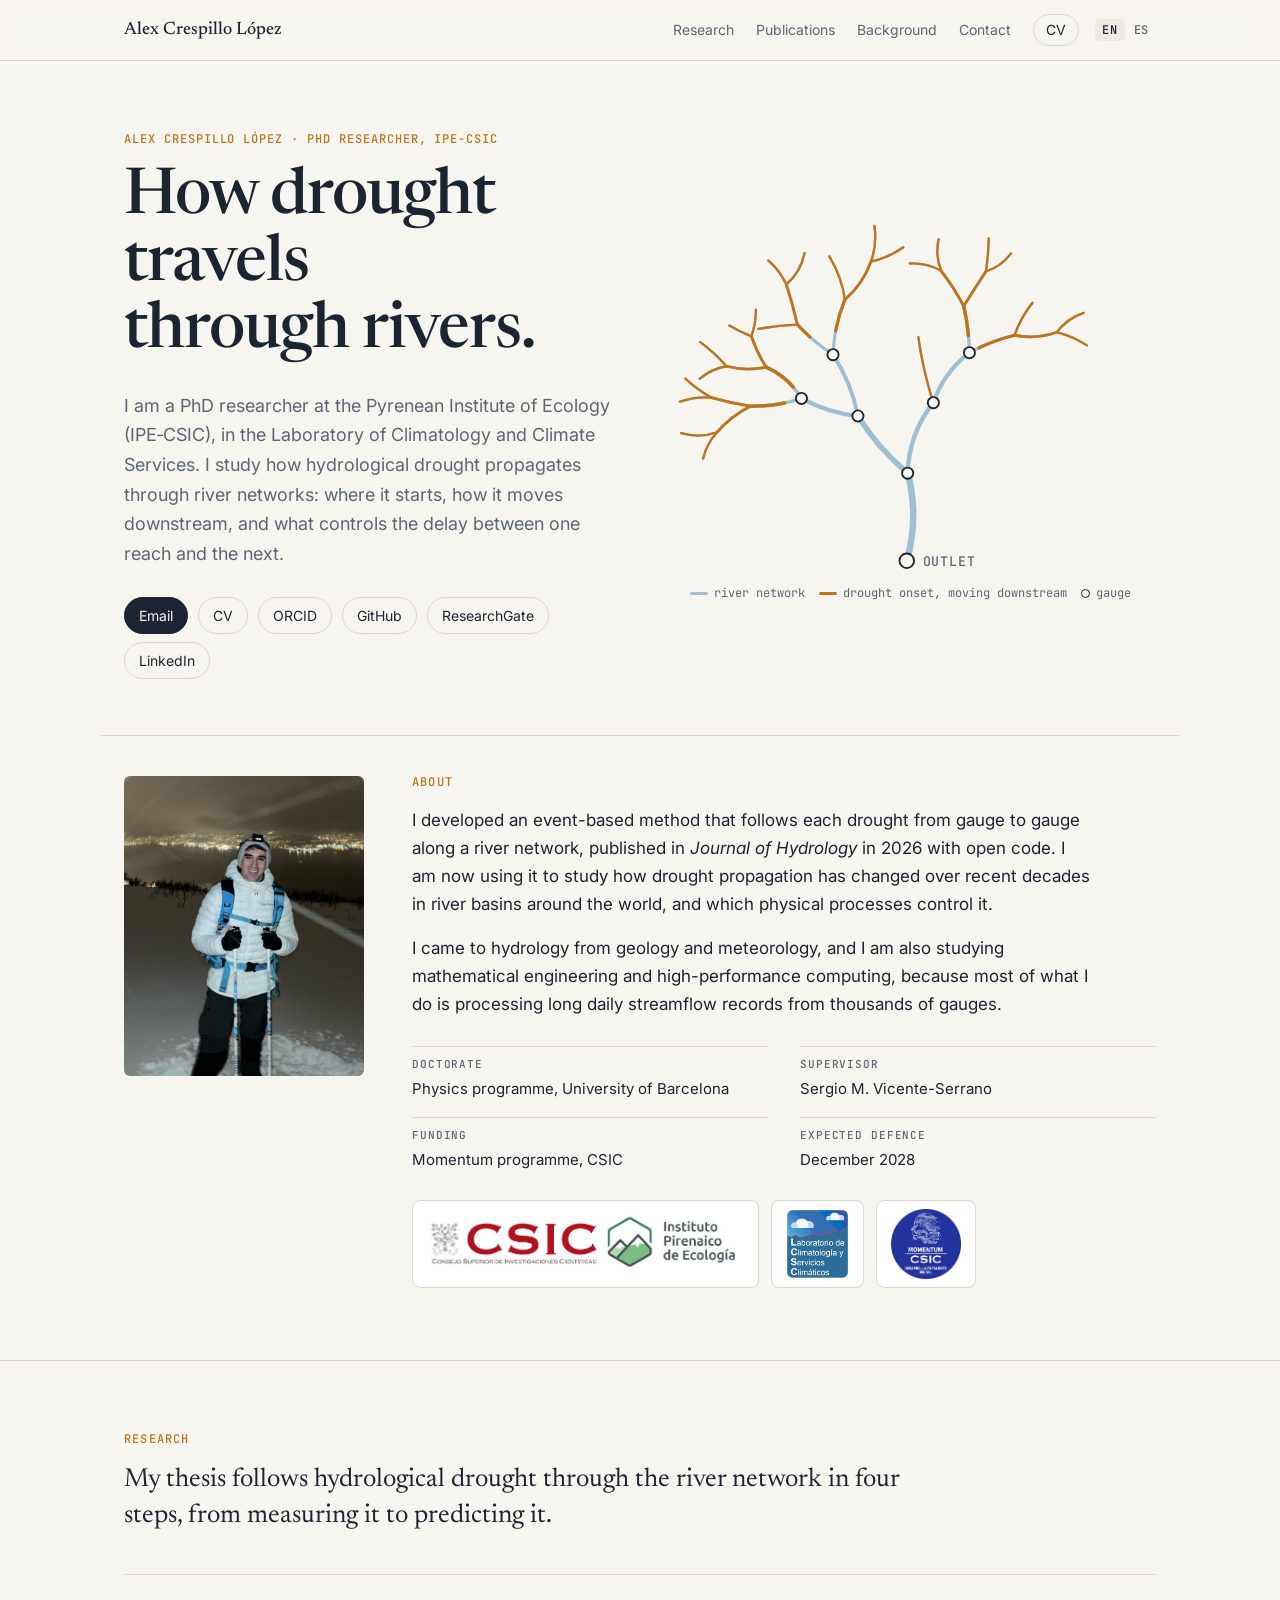
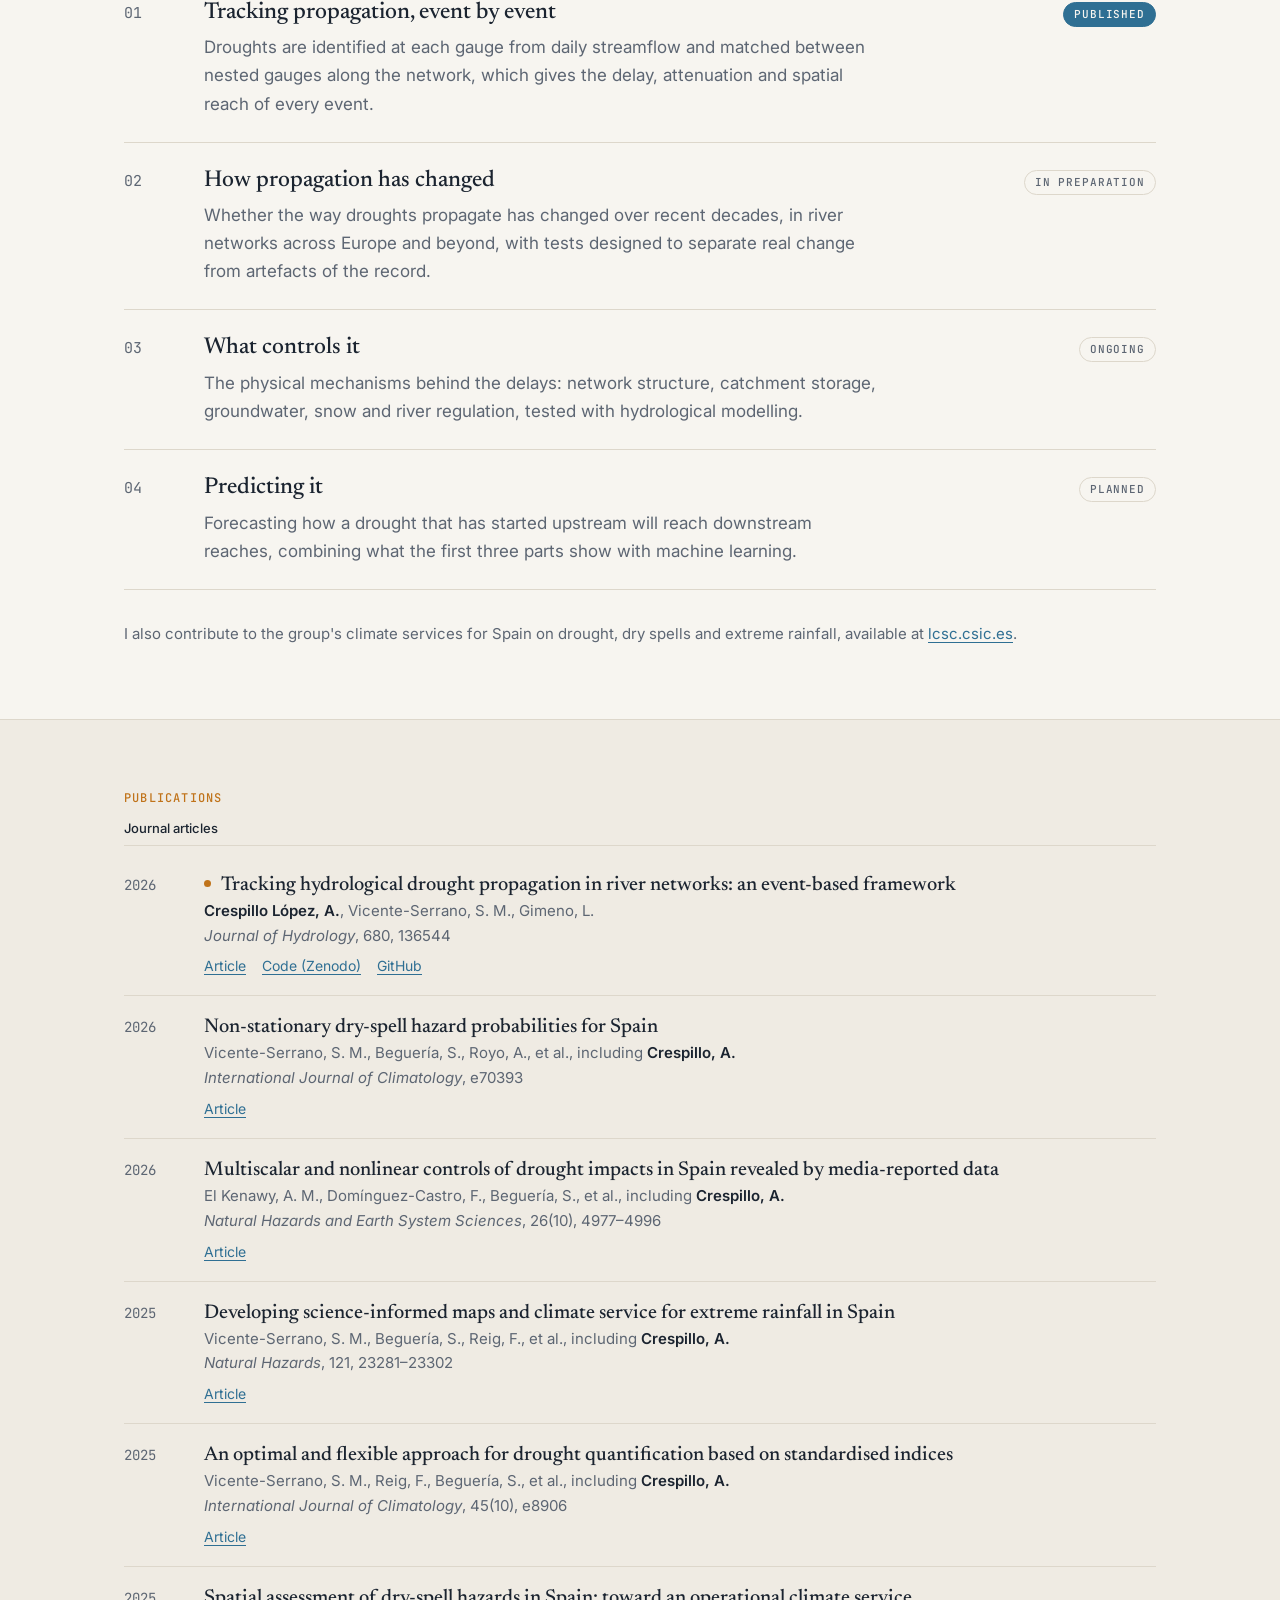
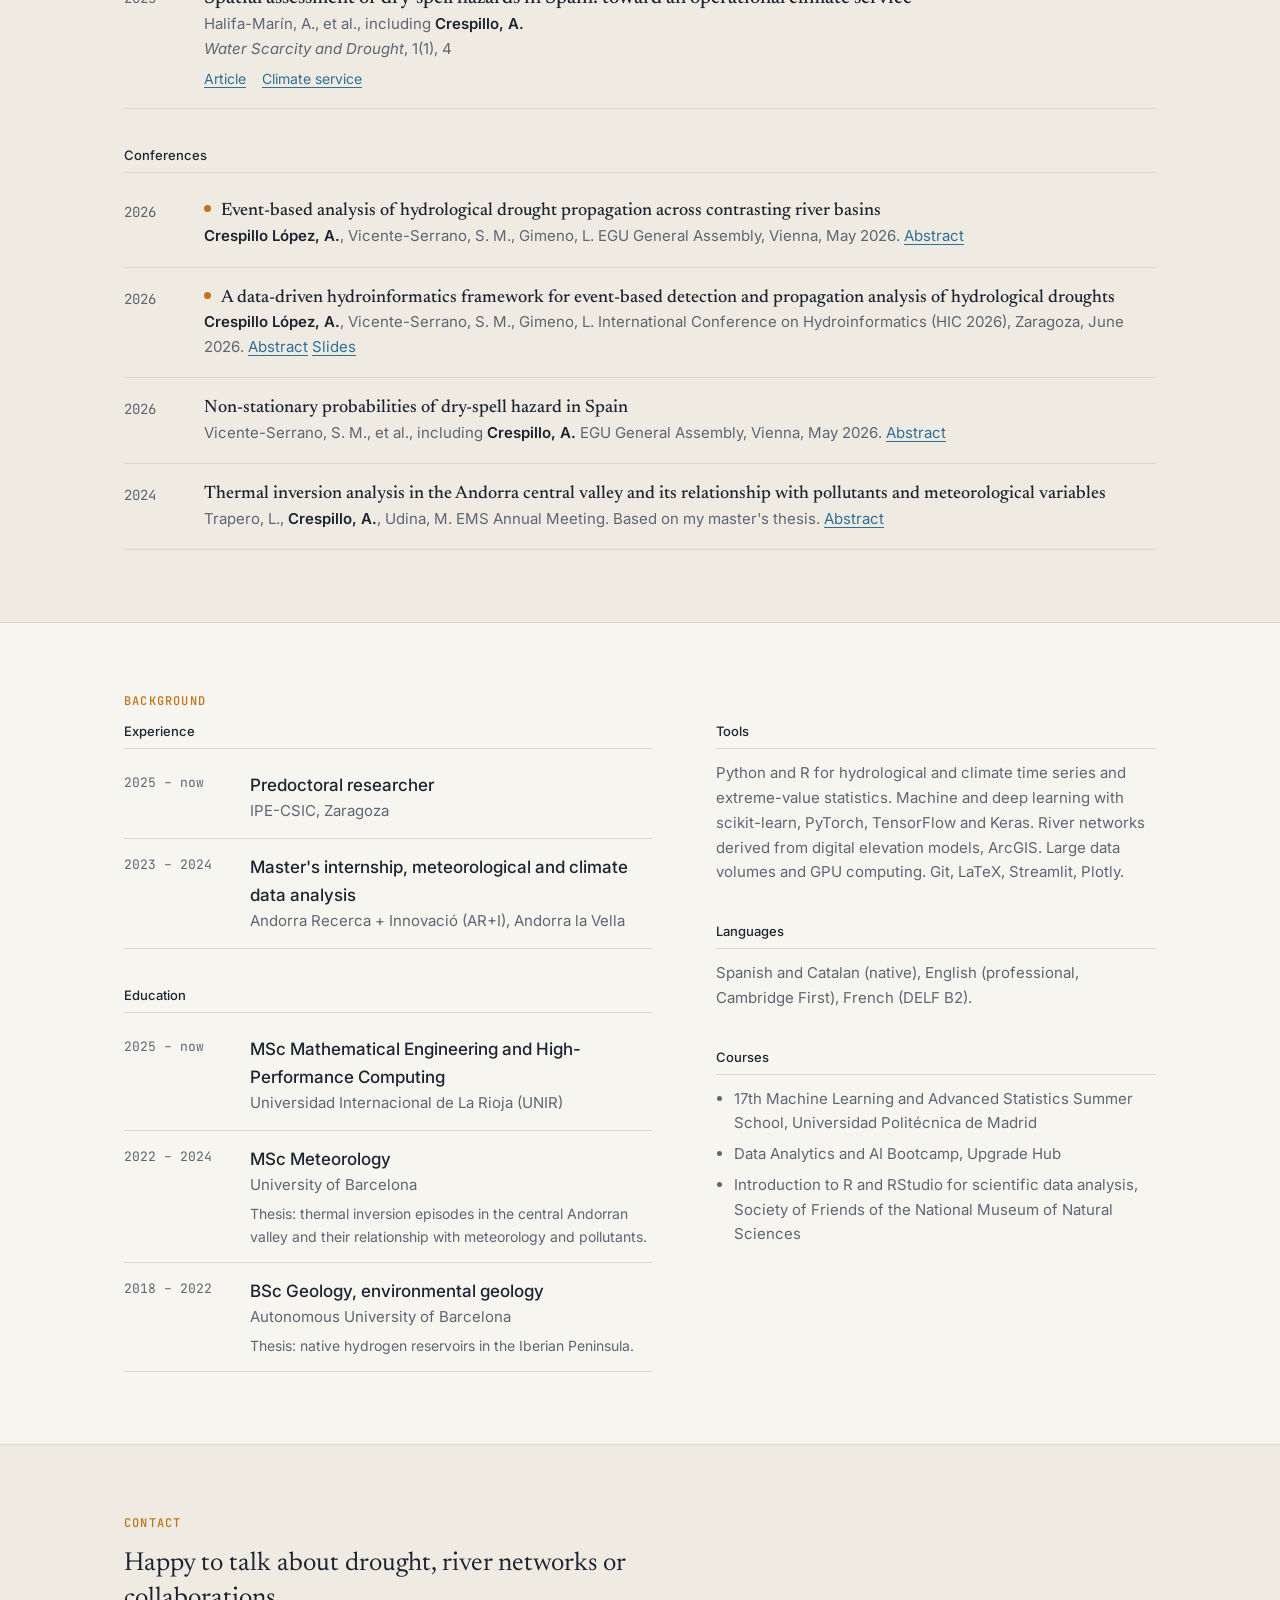
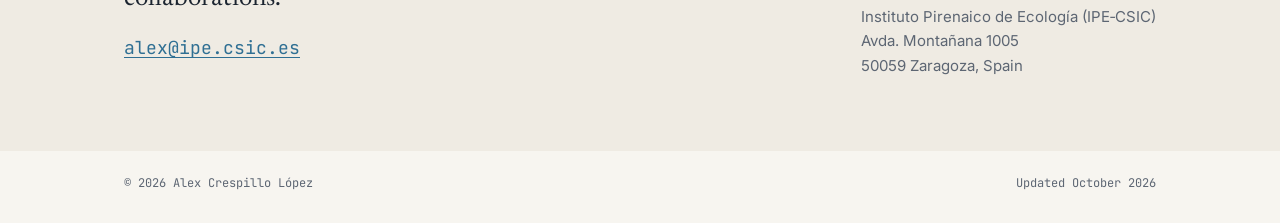
<file: index.html>
<!DOCTYPE html>
<html lang="en">
<head>
  <meta charset="UTF-8">
  <meta name="viewport" content="width=device-width, initial-scale=1.0">
  <title>Alex Crespillo López</title>
  <meta name="description" content="Alex Crespillo López, PhD researcher at IPE-CSIC. Hydrological drought propagation through river networks.">
  <meta name="author" content="Alex Crespillo López">
  <meta property="og:title" content="Alex Crespillo López">
  <meta property="og:description" content="PhD researcher at IPE-CSIC studying how hydrological drought propagates through river networks.">
  <meta property="og:image" content="Photos%20and%20logos/portrait.jpg">
  <link rel="alternate" hreflang="en" href="https://alexcrespillo.github.io/Webpage/">
  <link rel="alternate" hreflang="es" href="https://alexcrespillo.github.io/Webpage/es/">

  <link rel="preconnect" href="https://fonts.googleapis.com">
  <link rel="preconnect" href="https://fonts.gstatic.com" crossorigin>
  <link href="https://fonts.googleapis.com/css2?family=Newsreader:opsz,wght@6..72,400;6..72,500;6..72,600&family=Inter:wght@400;500;600&family=JetBrains+Mono:wght@400;500&display=swap" rel="stylesheet">
  <link rel="stylesheet" href="style.css">
</head>
<body>

  <header class="topbar">
    <div class="wrap topbar-inner">
      <a href="#top" class="brand">Alex Crespillo López</a>
      <nav class="nav" aria-label="Sections">
        <a href="#research">Research</a>
        <a href="#publications">Publications</a>
        <a href="#background">Background</a>
        <a href="#contact">Contact</a>
        <a href="Cv/CV_Alex_Crespillo_english.pdf" target="_blank" rel="noopener" class="nav-cv">CV</a>
      </nav>
      <div class="lang" aria-label="Language">
        <span aria-current="true">EN</span>
        <a href="es/" hreflang="es" lang="es" title="Versión en español">ES</a>
      </div>
    </div>
  </header>

  <main id="top">

    <!-- Intro -->
    <section class="hero wrap">
      <div class="hero-text">
        <p class="eyebrow">Alex Crespillo López · PhD researcher, IPE&#8209;CSIC</p>
        <h1>How drought travels<br>through rivers.</h1>
        <p class="lede">
          I am a PhD researcher at the Pyrenean Institute of Ecology (IPE&#8209;CSIC), in the
          Laboratory of Climatology and Climate Services. I study how hydrological drought
          propagates through river networks: where it starts, how it moves downstream, and
          what controls the delay between one reach and the next.
        </p>
        <div class="links">
          <a href="mailto:alex@ipe.csic.es" class="primary">Email</a>
          <a href="Cv/CV_Alex_Crespillo_english.pdf" target="_blank" rel="noopener">CV</a>
          <a href="https://orcid.org/0009-0009-3918-8702" target="_blank" rel="noopener">ORCID</a>
          <a href="https://github.com/AlexCrespillo" target="_blank" rel="noopener">GitHub</a>
          <a href="https://www.researchgate.net/profile/Alex-Crespillo" target="_blank" rel="noopener">ResearchGate</a>
          <a href="https://www.linkedin.com/in/alexcrespillo" target="_blank" rel="noopener">LinkedIn</a>
        </div>
      </div>

      <figure class="hero-figure" aria-label="Schematic of drought onset propagating downstream through a river network">
        <svg id="network" viewBox="0 0 400 440" aria-hidden="true" data-outlet="OUTLET"></svg>
        <figcaption>
          <span class="key key-river"></span>river network
          <span class="key key-drought"></span>drought onset, moving downstream
          <span class="key key-gauge"></span>gauge
        </figcaption>
      </figure>
    </section>

    <!-- About -->
    <section class="about wrap">
      <img src="Photos%20and%20logos/portrait.jpg" alt="Alex Crespillo López" class="portrait" width="720" height="900">
      <div class="about-text">
        <h2 class="section-label">About</h2>
        <p>
          I developed an event-based method that follows each drought from gauge to gauge
          along a river network, published in <em>Journal of Hydrology</em> in 2026 with open
          code. I am now using it to study how drought propagation has changed over recent
          decades in river basins around the world, and which physical processes control it.
        </p>
        <p>
          I came to hydrology from geology and meteorology, and I am also studying
          mathematical engineering and high-performance computing, because most of what
          I do is processing long daily streamflow records from thousands of gauges.
        </p>
        <dl class="facts">
          <div><dt>Doctorate</dt><dd>Physics programme, University of Barcelona</dd></div>
          <div><dt>Supervisor</dt><dd>Sergio M. Vicente-Serrano</dd></div>
          <div><dt>Funding</dt><dd>Momentum programme, CSIC</dd></div>
          <div><dt>Expected defence</dt><dd>December 2028</dd></div>
        </dl>
        <div class="logos" aria-label="Institutions">
          <a href="https://www.ipe.csic.es/" target="_blank" rel="noopener"><img src="Photos%20and%20logos/IPE-CSIC%20logo.jpg" alt="CSIC and Pyrenean Institute of Ecology (IPE)" width="683" height="151"></a>
          <a href="https://lcsc.csic.es/" target="_blank" rel="noopener"><img src="Photos%20and%20logos/LCSC%20logo.png" alt="Laboratory of Climatology and Climate Services (LCSC)" width="484" height="532"></a>
          <span><img src="Photos%20and%20logos/momentum_logo.png" alt="Momentum programme, CSIC" width="290" height="290"></span>
        </div>
      </div>
    </section>

    <!-- Research -->
    <section id="research" class="section">
      <div class="wrap">
        <h2 class="section-label">Research</h2>
        <p class="section-intro">
          My thesis follows hydrological drought through the river network in four steps,
          from measuring it to predicting it.
        </p>

        <ol class="thesis">
          <li>
            <span class="num">01</span>
            <div>
              <h3>Tracking propagation, event by event</h3>
              <p>
                Droughts are identified at each gauge from daily streamflow and matched
                between nested gauges along the network, which gives the delay, attenuation
                and spatial reach of every event.
              </p>
            </div>
            <span class="status done">Published</span>
          </li>
          <li>
            <span class="num">02</span>
            <div>
              <h3>How propagation has changed</h3>
              <p>
                Whether the way droughts propagate has changed over recent decades, in river
                networks across Europe and beyond, with tests designed to separate real change
                from artefacts of the record.
              </p>
            </div>
            <span class="status">In preparation</span>
          </li>
          <li>
            <span class="num">03</span>
            <div>
              <h3>What controls it</h3>
              <p>
                The physical mechanisms behind the delays: network structure, catchment
                storage, groundwater, snow and river regulation, tested with hydrological
                modelling.
              </p>
            </div>
            <span class="status">Ongoing</span>
          </li>
          <li>
            <span class="num">04</span>
            <div>
              <h3>Predicting it</h3>
              <p>
                Forecasting how a drought that has started upstream will reach downstream
                reaches, combining what the first three parts show with machine learning.
              </p>
            </div>
            <span class="status">Planned</span>
          </li>
        </ol>

        <p class="aside">
          I also contribute to the group's climate services for Spain on drought, dry spells
          and extreme rainfall, available at <a href="https://lcsc.csic.es/" target="_blank" rel="noopener">lcsc.csic.es</a>.
        </p>
      </div>
    </section>

    <!-- Publications -->
    <section id="publications" class="section">
      <div class="wrap">
        <h2 class="section-label">Publications</h2>

        <h3 class="list-head">Journal articles</h3>
        <ol class="pubs">
          <li class="pub own">
            <span class="year">2026</span>
            <div>
              <p class="title">Tracking hydrological drought propagation in river networks: an event-based framework</p>
              <p class="authors"><b>Crespillo López, A.</b>, Vicente-Serrano, S. M., Gimeno, L.</p>
              <p class="venue"><em>Journal of Hydrology</em>, 680, 136544</p>
              <p class="actions">
                <a href="https://doi.org/10.1016/j.jhydrol.2026.136544" target="_blank" rel="noopener">Article</a>
                <a href="https://doi.org/10.5281/zenodo.22755834" target="_blank" rel="noopener">Code (Zenodo)</a>
                <a href="https://github.com/AlexCrespillo/Code_v.1" target="_blank" rel="noopener">GitHub</a>
              </p>
            </div>
          </li>
          <li class="pub">
            <span class="year">2026</span>
            <div>
              <p class="title">Non-stationary dry-spell hazard probabilities for Spain</p>
              <p class="authors">Vicente-Serrano, S. M., Beguería, S., Royo, A., et al., including <b>Crespillo, A.</b></p>
              <p class="venue"><em>International Journal of Climatology</em>, e70393</p>
              <p class="actions"><a href="https://doi.org/10.1002/joc.70393" target="_blank" rel="noopener">Article</a></p>
            </div>
          </li>
          <li class="pub">
            <span class="year">2026</span>
            <div>
              <p class="title">Multiscalar and nonlinear controls of drought impacts in Spain revealed by media-reported data</p>
              <p class="authors">El Kenawy, A. M., Domínguez-Castro, F., Beguería, S., et al., including <b>Crespillo, A.</b></p>
              <p class="venue"><em>Natural Hazards and Earth System Sciences</em>, 26(10), 4977–4996</p>
              <p class="actions"><a href="https://doi.org/10.5194/nhess-26-4977-2026" target="_blank" rel="noopener">Article</a></p>
            </div>
          </li>
          <li class="pub">
            <span class="year">2025</span>
            <div>
              <p class="title">Developing science-informed maps and climate service for extreme rainfall in Spain</p>
              <p class="authors">Vicente-Serrano, S. M., Beguería, S., Reig, F., et al., including <b>Crespillo, A.</b></p>
              <p class="venue"><em>Natural Hazards</em>, 121, 23281–23302</p>
              <p class="actions"><a href="https://doi.org/10.1007/s11069-025-07731-0" target="_blank" rel="noopener">Article</a></p>
            </div>
          </li>
          <li class="pub">
            <span class="year">2025</span>
            <div>
              <p class="title">An optimal and flexible approach for drought quantification based on standardised indices</p>
              <p class="authors">Vicente-Serrano, S. M., Reig, F., Beguería, S., et al., including <b>Crespillo, A.</b></p>
              <p class="venue"><em>International Journal of Climatology</em>, 45(10), e8906</p>
              <p class="actions"><a href="https://doi.org/10.1002/joc.8906" target="_blank" rel="noopener">Article</a></p>
            </div>
          </li>
          <li class="pub">
            <span class="year">2025</span>
            <div>
              <p class="title">Spatial assessment of dry-spell hazards in Spain: toward an operational climate service</p>
              <p class="authors">Halifa-Marín, A., et al., including <b>Crespillo, A.</b></p>
              <p class="venue"><em>Water Scarcity and Drought</em>, 1(1), 4</p>
              <p class="actions"><a href="https://www.sciltp.com/journals/wsd/articles/2509001429" target="_blank" rel="noopener">Article</a>
                <a href="https://rachas-secas.csic.es/" target="_blank" rel="noopener">Climate service</a></p>
            </div>
          </li>
        </ol>


        <h3 class="list-head">Conferences</h3>
        <ol class="pubs compact">
          <li class="pub own">
            <span class="year">2026</span>
            <div>
              <p class="title">Event-based analysis of hydrological drought propagation across contrasting river basins</p>
              <p class="venue"><b>Crespillo López, A.</b>, Vicente-Serrano, S. M., Gimeno, L. EGU General Assembly, Vienna, May 2026.
                <a href="https://doi.org/10.5194/egusphere-egu26-1999" target="_blank" rel="noopener">Abstract</a></p>
            </div>
          </li>
          <li class="pub own">
            <span class="year">2026</span>
            <div>
              <p class="title">A data-driven hydroinformatics framework for event-based detection and propagation analysis of hydrological droughts</p>
              <p class="venue"><b>Crespillo López, A.</b>, Vicente-Serrano, S. M., Gimeno, L. International Conference on Hydroinformatics (HIC 2026), Zaragoza, June 2026.
                <a href="https://www.iahr.org/library/info?pid=40502" target="_blank" rel="noopener">Abstract</a>
                <a href="Talks/HIC2026_Crespillo.pdf" target="_blank" rel="noopener">Slides</a></p>
            </div>
          </li>
          <li class="pub">
            <span class="year">2026</span>
            <div>
              <p class="title">Non-stationary probabilities of dry-spell hazard in Spain</p>
              <p class="venue">Vicente-Serrano, S. M., et al., including <b>Crespillo, A.</b> EGU General Assembly, Vienna, May 2026.
                <a href="https://doi.org/10.5194/egusphere-egu26-3914" target="_blank" rel="noopener">Abstract</a></p>
            </div>
          </li>
          <li class="pub">
            <span class="year">2024</span>
            <div>
              <p class="title">Thermal inversion analysis in the Andorra central valley and its relationship with pollutants and meteorological variables</p>
              <p class="venue">Trapero, L., <b>Crespillo, A.</b>, Udina, M. EMS Annual Meeting. Based on my master's thesis.
                <a href="https://doi.org/10.5194/ems2024-722" target="_blank" rel="noopener">Abstract</a></p>
            </div>
          </li>
        </ol>
      </div>
    </section>

    <!-- Background -->
    <section id="background" class="section">
      <div class="wrap">
        <h2 class="section-label">Background</h2>

        <div class="cols">
          <div>
            <h3 class="list-head">Experience</h3>
            <ul class="cv">
              <li>
                <span class="when">2025 – now</span>
                <div>
                  <p class="what">Predoctoral researcher</p>
                  <p class="where">IPE-CSIC, Zaragoza</p>
                </div>
              </li>
              <li>
                <span class="when">2023 – 2024</span>
                <div>
                  <p class="what">Master's internship, meteorological and climate data analysis</p>
                  <p class="where">Andorra Recerca + Innovació (AR+I), Andorra la Vella</p>
                </div>
              </li>
            </ul>

            <h3 class="list-head">Education</h3>
            <ul class="cv">
              <li>
                <span class="when">2025 – now</span>
                <div>
                  <p class="what">MSc Mathematical Engineering and High-Performance Computing</p>
                  <p class="where">Universidad Internacional de La Rioja (UNIR)</p>
                </div>
              </li>
              <li>
                <span class="when">2022 – 2024</span>
                <div>
                  <p class="what">MSc Meteorology</p>
                  <p class="where">University of Barcelona</p>
                  <p class="note">Thesis: thermal inversion episodes in the central Andorran valley and their relationship with meteorology and pollutants.</p>
                </div>
              </li>
              <li>
                <span class="when">2018 – 2022</span>
                <div>
                  <p class="what">BSc Geology, environmental geology</p>
                  <p class="where">Autonomous University of Barcelona</p>
                  <p class="note">Thesis: native hydrogen reservoirs in the Iberian Peninsula.</p>
                </div>
              </li>
            </ul>
          </div>

          <div>
            <h3 class="list-head">Tools</h3>
            <p class="plain">
              Python and R for hydrological and climate time series and extreme-value
              statistics. Machine and deep learning with scikit-learn, PyTorch, TensorFlow
              and Keras. River networks derived from digital elevation models, ArcGIS. Large
              data volumes and GPU computing. Git, LaTeX, Streamlit, Plotly.
            </p>

            <h3 class="list-head">Languages</h3>
            <p class="plain">
              Spanish and Catalan (native), English (professional, Cambridge First),
              French (DELF B2).
            </p>

            <h3 class="list-head">Courses</h3>
            <ul class="plain-list">
              <li>17th Machine Learning and Advanced Statistics Summer School, Universidad Politécnica de Madrid</li>
              <li>Data Analytics and AI Bootcamp, Upgrade Hub</li>
              <li>Introduction to R and RStudio for scientific data analysis, Society of Friends of the National Museum of Natural Sciences</li>
            </ul>
          </div>
        </div>
      </div>
    </section>

    <!-- Contact -->
    <section id="contact" class="section contact">
      <div class="wrap contact-inner">
        <div>
          <h2 class="section-label">Contact</h2>
          <p class="contact-line">
            Happy to talk about drought, river networks or collaborations.
          </p>
          <p><a class="mail" href="mailto:alex@ipe.csic.es">alex@ipe.csic.es</a></p>
        </div>
        <address>
          Instituto Pirenaico de Ecología (IPE&#8209;CSIC)<br>
          Avda. Montañana 1005<br>
          50059 Zaragoza, Spain
        </address>
      </div>
    </section>

  </main>

  <footer class="footer wrap">
    <span>© 2026 Alex Crespillo López</span>
    <span>Updated October 2026</span>
  </footer>

  <script src="network.js"></script>
</body>
</html>
</file>
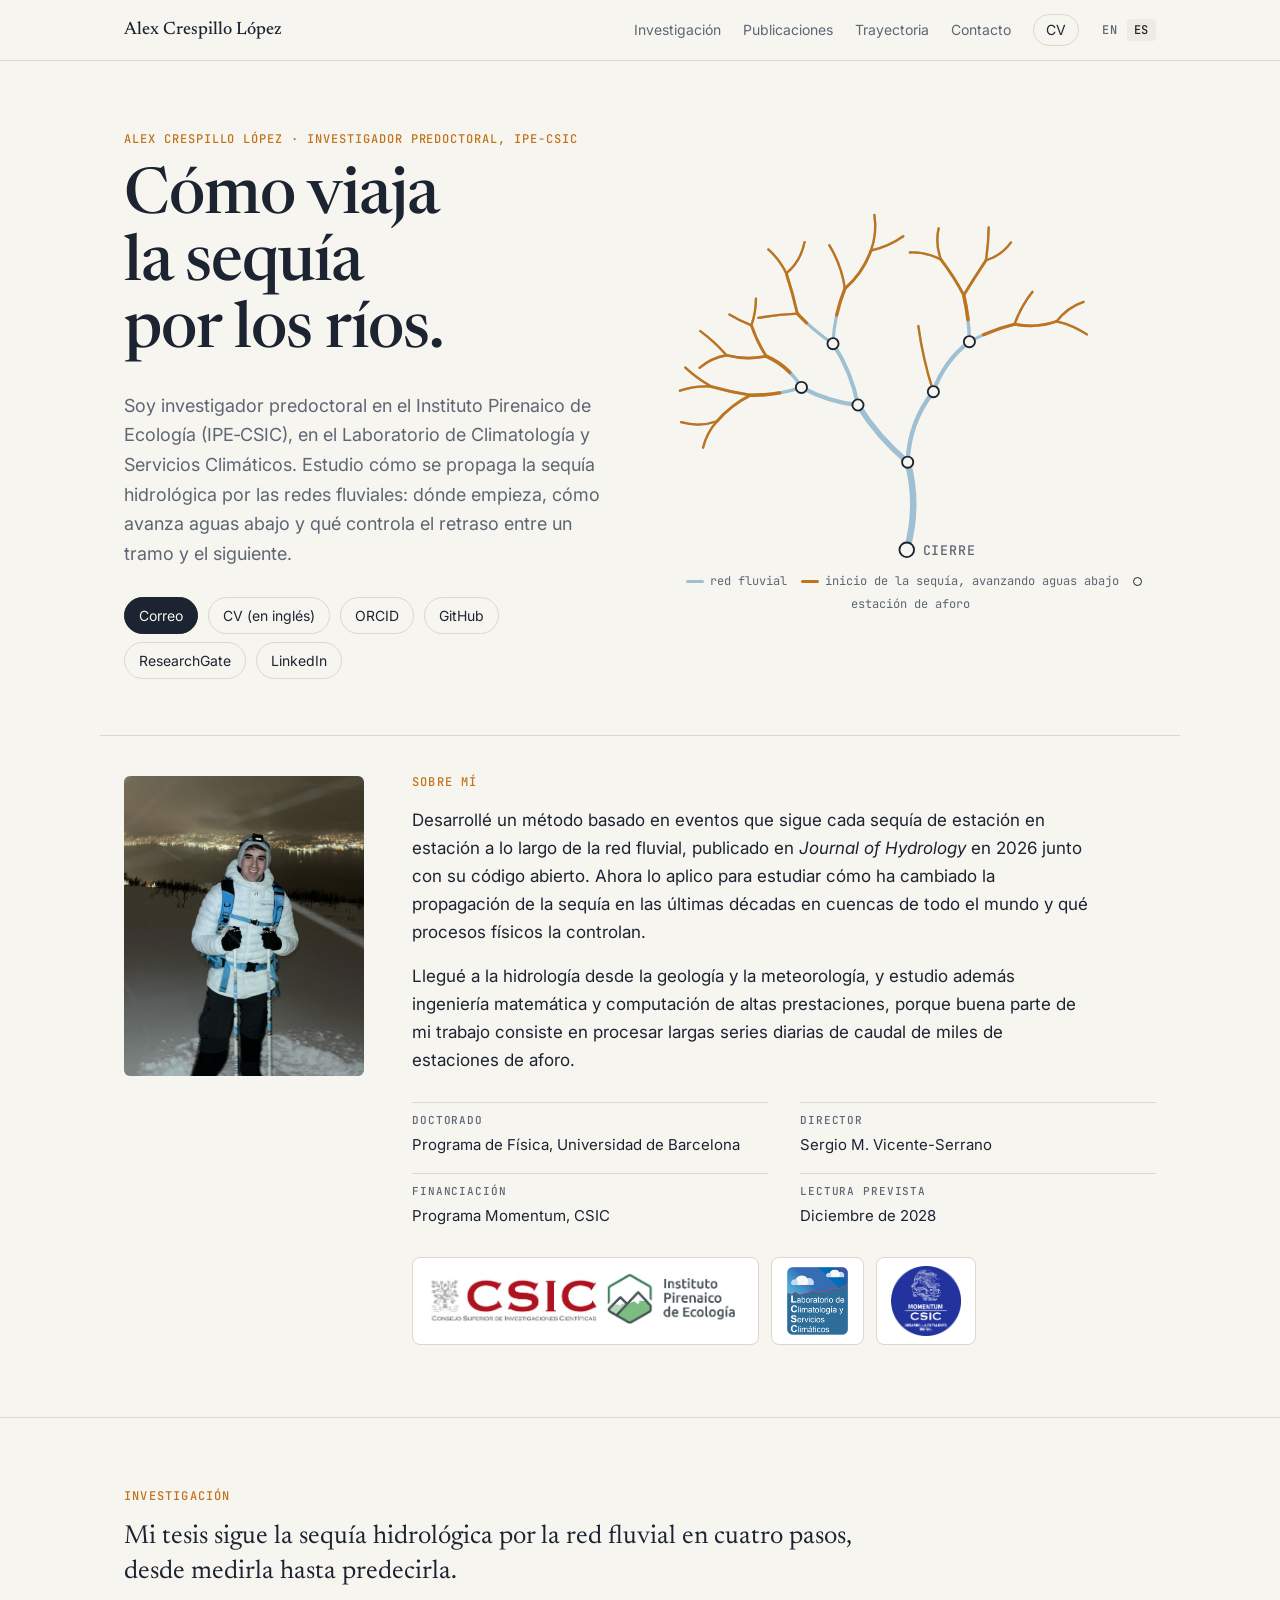
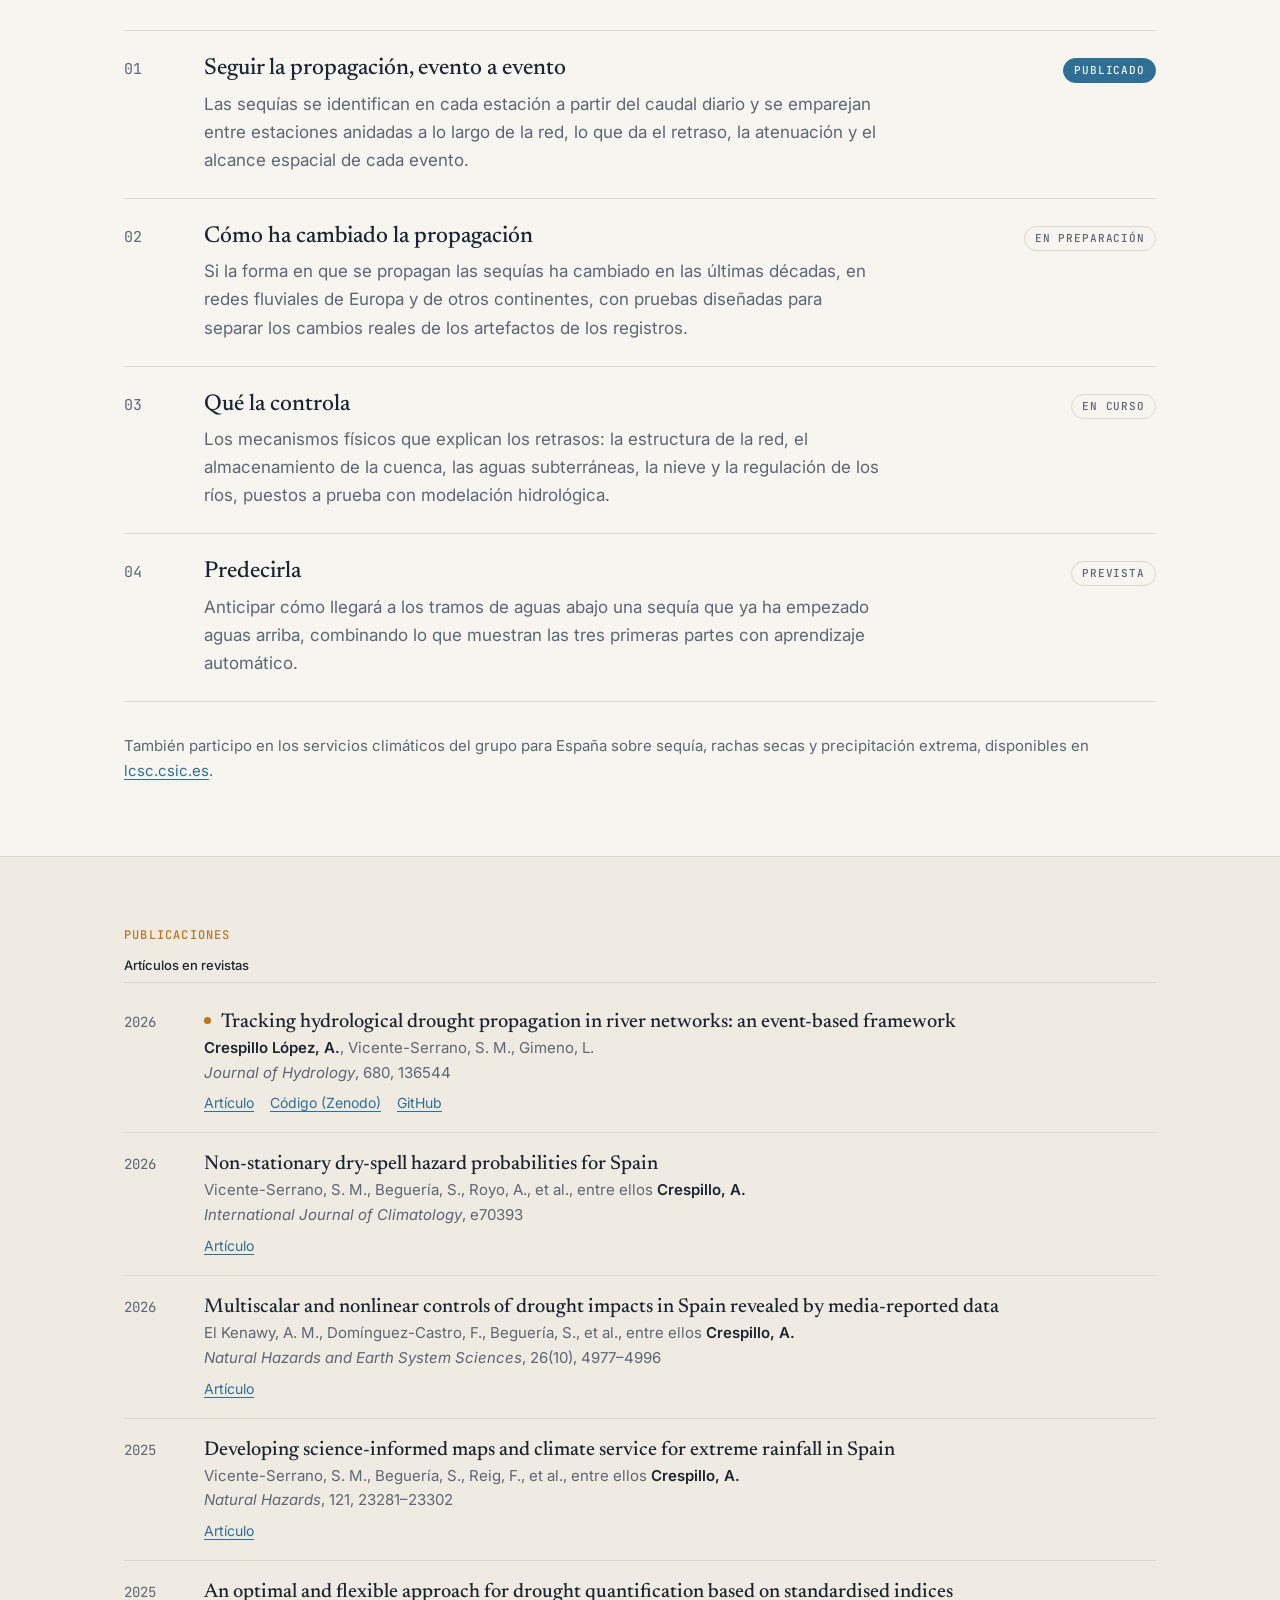
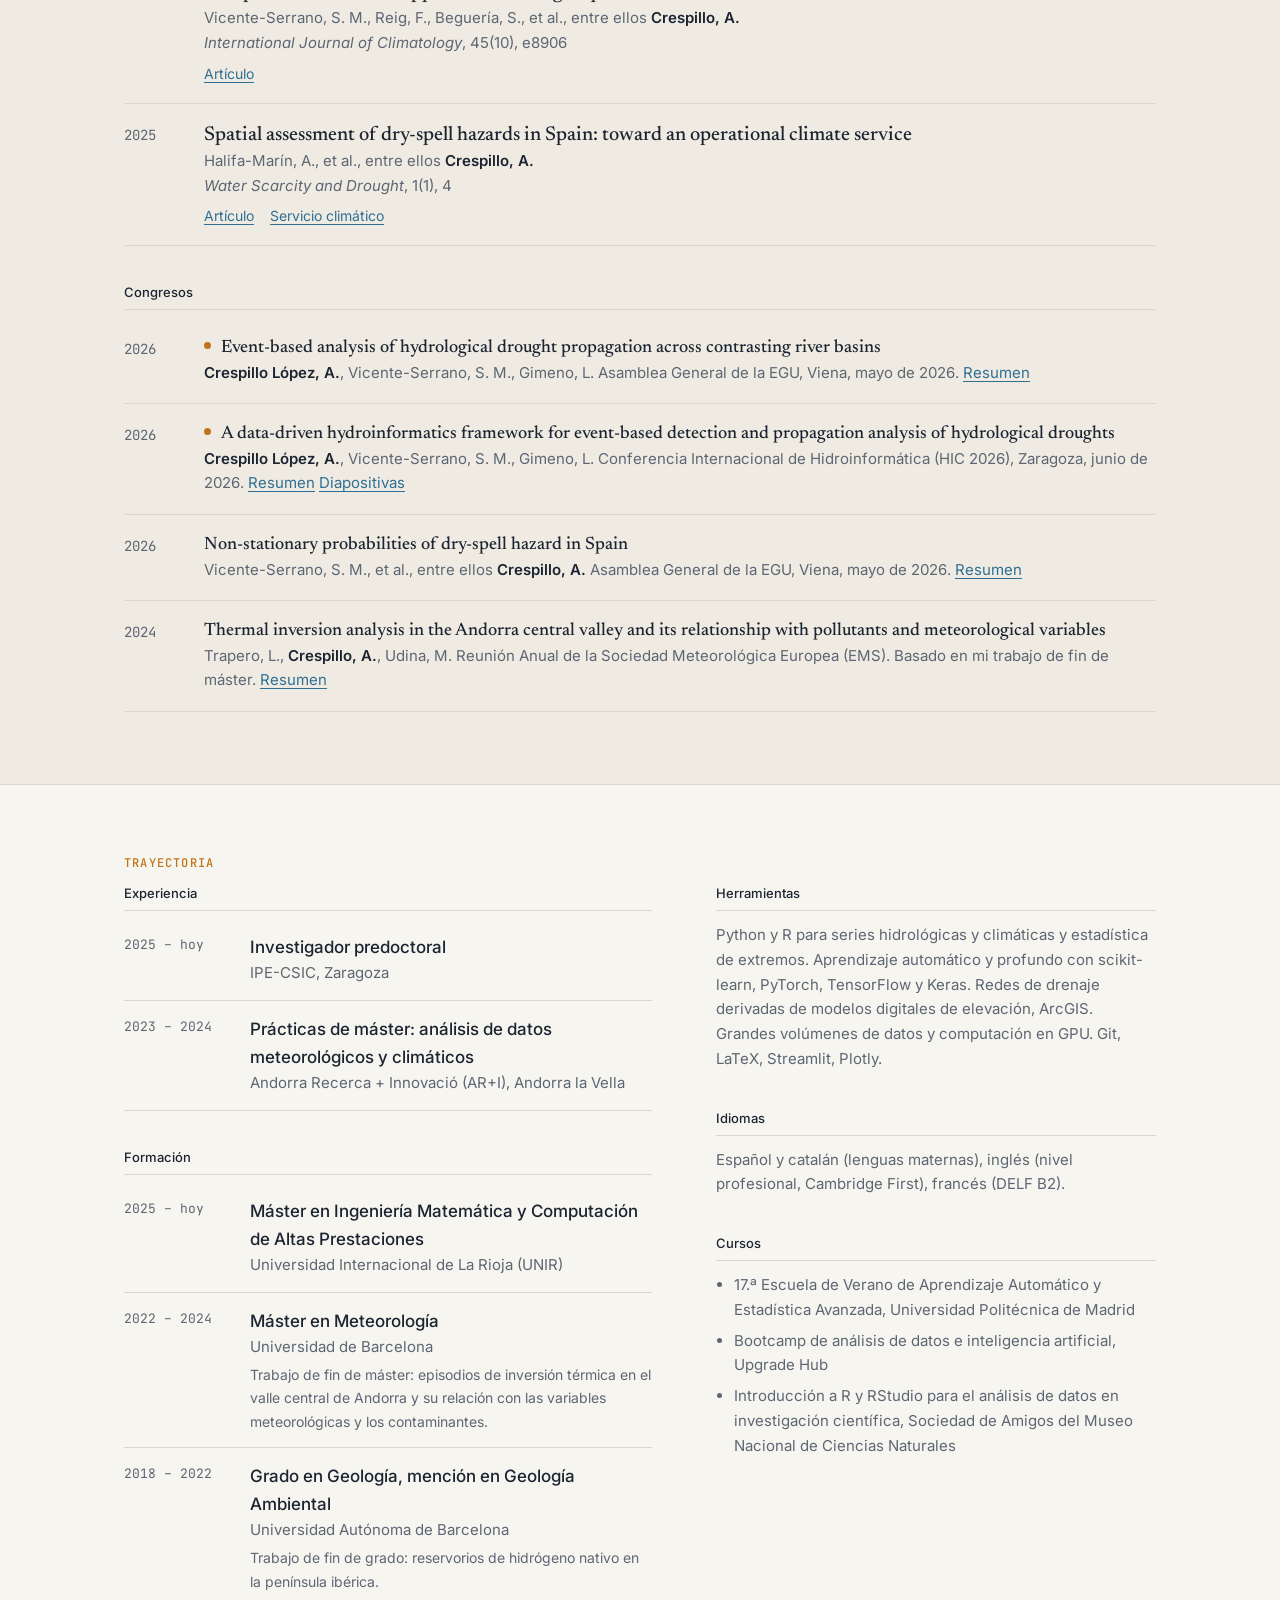
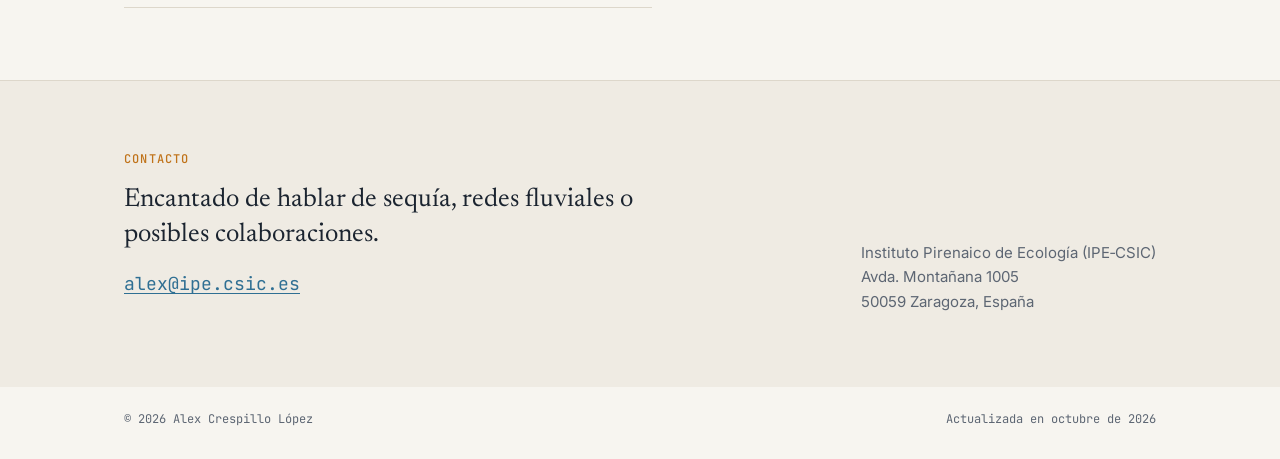
<file: es/index.html>
<!DOCTYPE html>
<html lang="es">
<head>
  <meta charset="UTF-8">
  <meta name="viewport" content="width=device-width, initial-scale=1.0">
  <title>Alex Crespillo López</title>
  <meta name="description" content="Alex Crespillo López, investigador predoctoral en el IPE-CSIC. Propagación de la sequía hidrológica por las redes fluviales.">
  <meta name="author" content="Alex Crespillo López">
  <meta property="og:title" content="Alex Crespillo López">
  <meta property="og:description" content="Investigador predoctoral en el IPE-CSIC: cómo se propaga la sequía hidrológica por las redes fluviales.">
  <meta property="og:image" content="../Photos%20and%20logos/portrait.jpg">
  <link rel="alternate" hreflang="en" href="https://alexcrespillo.github.io/Webpage/">
  <link rel="alternate" hreflang="es" href="https://alexcrespillo.github.io/Webpage/es/">

  <link rel="preconnect" href="https://fonts.googleapis.com">
  <link rel="preconnect" href="https://fonts.gstatic.com" crossorigin>
  <link href="https://fonts.googleapis.com/css2?family=Newsreader:opsz,wght@6..72,400;6..72,500;6..72,600&family=Inter:wght@400;500;600&family=JetBrains+Mono:wght@400;500&display=swap" rel="stylesheet">
  <link rel="stylesheet" href="../style.css">
</head>
<body>

  <header class="topbar">
    <div class="wrap topbar-inner">
      <a href="#top" class="brand">Alex Crespillo López</a>
      <nav class="nav" aria-label="Secciones">
        <a href="#research">Investigación</a>
        <a href="#publications">Publicaciones</a>
        <a href="#background">Trayectoria</a>
        <a href="#contact">Contacto</a>
        <a href="../Cv/CV_Alex_Crespillo_english.pdf" target="_blank" rel="noopener" class="nav-cv">CV</a>
      </nav>
      <div class="lang" aria-label="Idioma">
        <a href="../" hreflang="en" lang="en" title="English version">EN</a>
        <span aria-current="true">ES</span>
      </div>
    </div>
  </header>

  <main id="top">

    <!-- Presentación -->
    <section class="hero wrap">
      <div class="hero-text">
        <p class="eyebrow">Alex Crespillo López · Investigador predoctoral, IPE&#8209;CSIC</p>
        <h1>Cómo viaja<br>la sequía<br>por los ríos.</h1>
        <p class="lede">
          Soy investigador predoctoral en el Instituto Pirenaico de Ecología (IPE&#8209;CSIC), en el
          Laboratorio de Climatología y Servicios Climáticos. Estudio cómo se propaga la sequía
          hidrológica por las redes fluviales: dónde empieza, cómo avanza aguas abajo y qué
          controla el retraso entre un tramo y el siguiente.
        </p>
        <div class="links">
          <a href="mailto:alex@ipe.csic.es" class="primary">Correo</a>
          <a href="../Cv/CV_Alex_Crespillo_english.pdf" target="_blank" rel="noopener">CV (en inglés)</a>
          <a href="https://orcid.org/0009-0009-3918-8702" target="_blank" rel="noopener">ORCID</a>
          <a href="https://github.com/AlexCrespillo" target="_blank" rel="noopener">GitHub</a>
          <a href="https://www.researchgate.net/profile/Alex-Crespillo" target="_blank" rel="noopener">ResearchGate</a>
          <a href="https://www.linkedin.com/in/alexcrespillo" target="_blank" rel="noopener">LinkedIn</a>
        </div>
      </div>

      <figure class="hero-figure" aria-label="Esquema del inicio de la sequía avanzando aguas abajo por una red fluvial">
        <svg id="network" viewBox="0 0 400 440" aria-hidden="true" data-outlet="CIERRE"></svg>
        <figcaption>
          <span class="key key-river"></span>red fluvial
          <span class="key key-drought"></span>inicio de la sequía, avanzando aguas abajo
          <span class="key key-gauge"></span>estación de aforo
        </figcaption>
      </figure>
    </section>

    <!-- Sobre mí -->
    <section class="about wrap">
      <img src="../Photos%20and%20logos/portrait.jpg" alt="Alex Crespillo López" class="portrait" width="720" height="900">
      <div class="about-text">
        <h2 class="section-label">Sobre mí</h2>
        <p>
          Desarrollé un método basado en eventos que sigue cada sequía de estación en estación
          a lo largo de la red fluvial, publicado en <em>Journal of Hydrology</em> en 2026 junto
          con su código abierto. Ahora lo aplico para estudiar cómo ha cambiado la propagación
          de la sequía en las últimas décadas en cuencas de todo el mundo y qué procesos
          físicos la controlan.
        </p>
        <p>
          Llegué a la hidrología desde la geología y la meteorología, y estudio además ingeniería
          matemática y computación de altas prestaciones, porque buena parte de mi trabajo
          consiste en procesar largas series diarias de caudal de miles de estaciones de aforo.
        </p>
        <dl class="facts">
          <div><dt>Doctorado</dt><dd>Programa de Física, Universidad de Barcelona</dd></div>
          <div><dt>Director</dt><dd>Sergio M. Vicente-Serrano</dd></div>
          <div><dt>Financiación</dt><dd>Programa Momentum, CSIC</dd></div>
          <div><dt>Lectura prevista</dt><dd>Diciembre de 2028</dd></div>
        </dl>
        <div class="logos" aria-label="Instituciones">
          <a href="https://www.ipe.csic.es/" target="_blank" rel="noopener"><img src="../Photos%20and%20logos/IPE-CSIC%20logo.jpg" alt="CSIC e Instituto Pirenaico de Ecología (IPE)" width="683" height="151"></a>
          <a href="https://lcsc.csic.es/" target="_blank" rel="noopener"><img src="../Photos%20and%20logos/LCSC%20logo.png" alt="Laboratorio de Climatología y Servicios Climáticos (LCSC)" width="484" height="532"></a>
          <span><img src="../Photos%20and%20logos/momentum_logo.png" alt="Programa Momentum, CSIC" width="290" height="290"></span>
        </div>
      </div>
    </section>

    <!-- Investigación -->
    <section id="research" class="section">
      <div class="wrap">
        <h2 class="section-label">Investigación</h2>
        <p class="section-intro">
          Mi tesis sigue la sequía hidrológica por la red fluvial en cuatro pasos, desde
          medirla hasta predecirla.
        </p>

        <ol class="thesis">
          <li>
            <span class="num">01</span>
            <div>
              <h3>Seguir la propagación, evento a evento</h3>
              <p>
                Las sequías se identifican en cada estación a partir del caudal diario y se
                emparejan entre estaciones anidadas a lo largo de la red, lo que da el retraso,
                la atenuación y el alcance espacial de cada evento.
              </p>
            </div>
            <span class="status done">Publicado</span>
          </li>
          <li>
            <span class="num">02</span>
            <div>
              <h3>Cómo ha cambiado la propagación</h3>
              <p>
                Si la forma en que se propagan las sequías ha cambiado en las últimas décadas,
                en redes fluviales de Europa y de otros continentes, con pruebas diseñadas para
                separar los cambios reales de los artefactos de los registros.
              </p>
            </div>
            <span class="status">En preparación</span>
          </li>
          <li>
            <span class="num">03</span>
            <div>
              <h3>Qué la controla</h3>
              <p>
                Los mecanismos físicos que explican los retrasos: la estructura de la red, el
                almacenamiento de la cuenca, las aguas subterráneas, la nieve y la regulación de
                los ríos, puestos a prueba con modelación hidrológica.
              </p>
            </div>
            <span class="status">En curso</span>
          </li>
          <li>
            <span class="num">04</span>
            <div>
              <h3>Predecirla</h3>
              <p>
                Anticipar cómo llegará a los tramos de aguas abajo una sequía que ya ha empezado
                aguas arriba, combinando lo que muestran las tres primeras partes con aprendizaje
                automático.
              </p>
            </div>
            <span class="status">Prevista</span>
          </li>
        </ol>

        <p class="aside">
          También participo en los servicios climáticos del grupo para España sobre sequía,
          rachas secas y precipitación extrema, disponibles en
          <a href="https://lcsc.csic.es/" target="_blank" rel="noopener">lcsc.csic.es</a>.
        </p>
      </div>
    </section>

    <!-- Publicaciones -->
    <section id="publications" class="section">
      <div class="wrap">
        <h2 class="section-label">Publicaciones</h2>

        <h3 class="list-head">Artículos en revistas</h3>
        <ol class="pubs">
          <li class="pub own">
            <span class="year">2026</span>
            <div>
              <p class="title">Tracking hydrological drought propagation in river networks: an event-based framework</p>
              <p class="authors"><b>Crespillo López, A.</b>, Vicente-Serrano, S. M., Gimeno, L.</p>
              <p class="venue"><em>Journal of Hydrology</em>, 680, 136544</p>
              <p class="actions">
                <a href="https://doi.org/10.1016/j.jhydrol.2026.136544" target="_blank" rel="noopener">Artículo</a>
                <a href="https://doi.org/10.5281/zenodo.22755834" target="_blank" rel="noopener">Código (Zenodo)</a>
                <a href="https://github.com/AlexCrespillo/Code_v.1" target="_blank" rel="noopener">GitHub</a>
              </p>
            </div>
          </li>
          <li class="pub">
            <span class="year">2026</span>
            <div>
              <p class="title">Non-stationary dry-spell hazard probabilities for Spain</p>
              <p class="authors">Vicente-Serrano, S. M., Beguería, S., Royo, A., et al., entre ellos <b>Crespillo, A.</b></p>
              <p class="venue"><em>International Journal of Climatology</em>, e70393</p>
              <p class="actions"><a href="https://doi.org/10.1002/joc.70393" target="_blank" rel="noopener">Artículo</a></p>
            </div>
          </li>
          <li class="pub">
            <span class="year">2026</span>
            <div>
              <p class="title">Multiscalar and nonlinear controls of drought impacts in Spain revealed by media-reported data</p>
              <p class="authors">El Kenawy, A. M., Domínguez-Castro, F., Beguería, S., et al., entre ellos <b>Crespillo, A.</b></p>
              <p class="venue"><em>Natural Hazards and Earth System Sciences</em>, 26(10), 4977–4996</p>
              <p class="actions"><a href="https://doi.org/10.5194/nhess-26-4977-2026" target="_blank" rel="noopener">Artículo</a></p>
            </div>
          </li>
          <li class="pub">
            <span class="year">2025</span>
            <div>
              <p class="title">Developing science-informed maps and climate service for extreme rainfall in Spain</p>
              <p class="authors">Vicente-Serrano, S. M., Beguería, S., Reig, F., et al., entre ellos <b>Crespillo, A.</b></p>
              <p class="venue"><em>Natural Hazards</em>, 121, 23281–23302</p>
              <p class="actions"><a href="https://doi.org/10.1007/s11069-025-07731-0" target="_blank" rel="noopener">Artículo</a></p>
            </div>
          </li>
          <li class="pub">
            <span class="year">2025</span>
            <div>
              <p class="title">An optimal and flexible approach for drought quantification based on standardised indices</p>
              <p class="authors">Vicente-Serrano, S. M., Reig, F., Beguería, S., et al., entre ellos <b>Crespillo, A.</b></p>
              <p class="venue"><em>International Journal of Climatology</em>, 45(10), e8906</p>
              <p class="actions"><a href="https://doi.org/10.1002/joc.8906" target="_blank" rel="noopener">Artículo</a></p>
            </div>
          </li>
          <li class="pub">
            <span class="year">2025</span>
            <div>
              <p class="title">Spatial assessment of dry-spell hazards in Spain: toward an operational climate service</p>
              <p class="authors">Halifa-Marín, A., et al., entre ellos <b>Crespillo, A.</b></p>
              <p class="venue"><em>Water Scarcity and Drought</em>, 1(1), 4</p>
              <p class="actions"><a href="https://www.sciltp.com/journals/wsd/articles/2509001429" target="_blank" rel="noopener">Artículo</a>
                <a href="https://rachas-secas.csic.es/" target="_blank" rel="noopener">Servicio climático</a></p>
            </div>
          </li>
        </ol>


        <h3 class="list-head">Congresos</h3>
        <ol class="pubs compact">
          <li class="pub own">
            <span class="year">2026</span>
            <div>
              <p class="title">Event-based analysis of hydrological drought propagation across contrasting river basins</p>
              <p class="venue"><b>Crespillo López, A.</b>, Vicente-Serrano, S. M., Gimeno, L. Asamblea General de la EGU, Viena, mayo de 2026.
                <a href="https://doi.org/10.5194/egusphere-egu26-1999" target="_blank" rel="noopener">Resumen</a></p>
            </div>
          </li>
          <li class="pub own">
            <span class="year">2026</span>
            <div>
              <p class="title">A data-driven hydroinformatics framework for event-based detection and propagation analysis of hydrological droughts</p>
              <p class="venue"><b>Crespillo López, A.</b>, Vicente-Serrano, S. M., Gimeno, L. Conferencia Internacional de Hidroinformática (HIC 2026), Zaragoza, junio de 2026.
                <a href="https://www.iahr.org/library/info?pid=40502" target="_blank" rel="noopener">Resumen</a>
                <a href="../Talks/HIC2026_Crespillo.pdf" target="_blank" rel="noopener">Diapositivas</a></p>
            </div>
          </li>
          <li class="pub">
            <span class="year">2026</span>
            <div>
              <p class="title">Non-stationary probabilities of dry-spell hazard in Spain</p>
              <p class="venue">Vicente-Serrano, S. M., et al., entre ellos <b>Crespillo, A.</b> Asamblea General de la EGU, Viena, mayo de 2026.
                <a href="https://doi.org/10.5194/egusphere-egu26-3914" target="_blank" rel="noopener">Resumen</a></p>
            </div>
          </li>
          <li class="pub">
            <span class="year">2024</span>
            <div>
              <p class="title">Thermal inversion analysis in the Andorra central valley and its relationship with pollutants and meteorological variables</p>
              <p class="venue">Trapero, L., <b>Crespillo, A.</b>, Udina, M. Reunión Anual de la Sociedad Meteorológica Europea (EMS). Basado en mi trabajo de fin de máster.
                <a href="https://doi.org/10.5194/ems2024-722" target="_blank" rel="noopener">Resumen</a></p>
            </div>
          </li>
        </ol>
      </div>
    </section>

    <!-- Trayectoria -->
    <section id="background" class="section">
      <div class="wrap">
        <h2 class="section-label">Trayectoria</h2>

        <div class="cols">
          <div>
            <h3 class="list-head">Experiencia</h3>
            <ul class="cv">
              <li>
                <span class="when">2025 – hoy</span>
                <div>
                  <p class="what">Investigador predoctoral</p>
                  <p class="where">IPE-CSIC, Zaragoza</p>
                </div>
              </li>
              <li>
                <span class="when">2023 – 2024</span>
                <div>
                  <p class="what">Prácticas de máster: análisis de datos meteorológicos y climáticos</p>
                  <p class="where">Andorra Recerca + Innovació (AR+I), Andorra la Vella</p>
                </div>
              </li>
            </ul>

            <h3 class="list-head">Formación</h3>
            <ul class="cv">
              <li>
                <span class="when">2025 – hoy</span>
                <div>
                  <p class="what">Máster en Ingeniería Matemática y Computación de Altas Prestaciones</p>
                  <p class="where">Universidad Internacional de La Rioja (UNIR)</p>
                </div>
              </li>
              <li>
                <span class="when">2022 – 2024</span>
                <div>
                  <p class="what">Máster en Meteorología</p>
                  <p class="where">Universidad de Barcelona</p>
                  <p class="note">Trabajo de fin de máster: episodios de inversión térmica en el valle central de Andorra y su relación con las variables meteorológicas y los contaminantes.</p>
                </div>
              </li>
              <li>
                <span class="when">2018 – 2022</span>
                <div>
                  <p class="what">Grado en Geología, mención en Geología Ambiental</p>
                  <p class="where">Universidad Autónoma de Barcelona</p>
                  <p class="note">Trabajo de fin de grado: reservorios de hidrógeno nativo en la península ibérica.</p>
                </div>
              </li>
            </ul>
          </div>

          <div>
            <h3 class="list-head">Herramientas</h3>
            <p class="plain">
              Python y R para series hidrológicas y climáticas y estadística de extremos.
              Aprendizaje automático y profundo con scikit-learn, PyTorch, TensorFlow y Keras.
              Redes de drenaje derivadas de modelos digitales de elevación, ArcGIS. Grandes
              volúmenes de datos y computación en GPU. Git, LaTeX, Streamlit, Plotly.
            </p>

            <h3 class="list-head">Idiomas</h3>
            <p class="plain">
              Español y catalán (lenguas maternas), inglés (nivel profesional, Cambridge First),
              francés (DELF B2).
            </p>

            <h3 class="list-head">Cursos</h3>
            <ul class="plain-list">
              <li>17.ª Escuela de Verano de Aprendizaje Automático y Estadística Avanzada, Universidad Politécnica de Madrid</li>
              <li>Bootcamp de análisis de datos e inteligencia artificial, Upgrade Hub</li>
              <li>Introducción a R y RStudio para el análisis de datos en investigación científica, Sociedad de Amigos del Museo Nacional de Ciencias Naturales</li>
            </ul>
          </div>
        </div>
      </div>
    </section>

    <!-- Contacto -->
    <section id="contact" class="section contact">
      <div class="wrap contact-inner">
        <div>
          <h2 class="section-label">Contacto</h2>
          <p class="contact-line">
            Encantado de hablar de sequía, redes fluviales o posibles colaboraciones.
          </p>
          <p><a class="mail" href="mailto:alex@ipe.csic.es">alex@ipe.csic.es</a></p>
        </div>
        <address>
          Instituto Pirenaico de Ecología (IPE&#8209;CSIC)<br>
          Avda. Montañana 1005<br>
          50059 Zaragoza, España
        </address>
      </div>
    </section>

  </main>

  <footer class="footer wrap">
    <span>© 2026 Alex Crespillo López</span>
    <span>Actualizada en octubre de 2026</span>
  </footer>

  <script src="../network.js"></script>
</body>
</html>
</file>
<file: style.css>
/* Alex Crespillo López — personal academic page */

:root {
  --paper: #f7f5f0;
  --paper-2: #efebe3;
  --ink: #1b2430;
  --muted: #5d6673;
  --rule: #ddd7cb;
  --river: #2f6f93;
  --river-soft: #9fc0d3;
  --drought: #c0731a;
  --serif: "Newsreader", Georgia, "Times New Roman", serif;
  --sans: "Inter", system-ui, -apple-system, "Segoe UI", sans-serif;
  --mono: "JetBrains Mono", ui-monospace, Consolas, monospace;
  --max: 1080px;
}

@media (prefers-color-scheme: dark) {
  :root:not([data-theme="light"]) {
    --paper: #12161c;
    --paper-2: #181d25;
    --ink: #e7e4dd;
    --muted: #9aa3ae;
    --rule: #2a313b;
    --river: #6fb0d4;
    --river-soft: #2f4a5c;
    --drought: #e3a14a;
  }
}
:root[data-theme="dark"] {
  --paper: #12161c;
  --paper-2: #181d25;
  --ink: #e7e4dd;
  --muted: #9aa3ae;
  --rule: #2a313b;
  --river: #6fb0d4;
  --river-soft: #2f4a5c;
  --drought: #e3a14a;
}

*, *::before, *::after { box-sizing: border-box; }

html { scroll-behavior: smooth; scroll-padding-top: 72px; }
@media (prefers-reduced-motion: reduce) { html { scroll-behavior: auto; } }

body {
  margin: 0;
  background: var(--paper);
  color: var(--ink);
  font: 400 17px/1.65 var(--sans);
  -webkit-font-smoothing: antialiased;
}

a { color: var(--river); text-decoration-thickness: 1px; text-underline-offset: 3px; }
a:hover { color: var(--drought); }

.wrap { max-width: var(--max); margin: 0 auto; padding: 0 24px; }

/* Top bar */
.topbar {
  position: sticky; top: 0; z-index: 10;
  background: color-mix(in srgb, var(--paper) 88%, transparent);
  backdrop-filter: blur(8px);
  border-bottom: 1px solid var(--rule);
}
.topbar-inner { display: flex; align-items: center; justify-content: space-between; height: 60px; gap: 16px; }
.brand { font: 500 18px/1 var(--serif); color: var(--ink); text-decoration: none; white-space: nowrap; }
.nav { display: flex; gap: 22px; font-size: 14px; }
.nav a { color: var(--muted); text-decoration: none; }
.nav a:hover { color: var(--ink); }
.nav .nav-cv {
  color: var(--ink); border: 1px solid var(--rule); border-radius: 999px; padding: 3px 12px; margin: -4px 0;
}
.nav .nav-cv:hover { border-color: var(--ink); }
.topbar-inner .nav { margin-left: auto; }
.lang { display: flex; gap: 2px; font: 500 12px/1 var(--mono); letter-spacing: .06em; }
.lang > * { padding: 5px 7px; border-radius: 4px; color: var(--muted); text-decoration: none; }
.lang [aria-current] { color: var(--ink); background: var(--paper-2); }
.lang a:hover { color: var(--ink); }

/* Hero */
.hero {
  display: grid; grid-template-columns: 1fr 1fr; gap: 48px; align-items: center;
  padding-top: 72px; padding-bottom: 56px;
}
.eyebrow { font: 500 12px/1 var(--mono); letter-spacing: .08em; text-transform: uppercase; color: var(--drought); margin: 0 0 20px; }
.hero h1 {
  font: 500 clamp(40px, 6vw, 64px)/1.05 var(--serif);
  letter-spacing: -0.015em; margin: 0 0 24px;
}
.lede { font-size: 18px; color: var(--muted); max-width: 34em; margin: 0 0 28px; }
.links { display: flex; flex-wrap: wrap; gap: 8px 10px; }
.links a {
  font-size: 14px; color: var(--ink); text-decoration: none;
  border: 1px solid var(--rule); border-radius: 999px; padding: 6px 14px;
  transition: border-color .15s, color .15s, background .15s;
}
.links a:hover { border-color: var(--river); color: var(--river); }
.links a.primary { background: var(--ink); border-color: var(--ink); color: var(--paper); }
.links a.primary:hover { background: var(--river); border-color: var(--river); color: var(--paper); }

.hero-figure { margin: 0; }
#network { width: 100%; height: auto; display: block; max-height: 460px; }
#network .link-base { stroke: var(--river-soft); fill: none; stroke-linecap: round; }
#network .link-dry { stroke: var(--drought); fill: none; stroke-linecap: round; }
#network .gauge { fill: var(--paper); stroke: var(--ink); stroke-width: 1.4; transition: fill .4s; }
#network .gauge.dry { fill: var(--drought); }
#network .outlet-label { font: 500 10px var(--mono); fill: var(--muted); letter-spacing: .06em; }
figcaption {
  display: flex; flex-wrap: wrap; align-items: center; gap: 6px 14px;
  font: 400 12px/1.4 var(--mono); color: var(--muted); margin-top: 8px; justify-content: center;
}
.key { display: inline-block; width: 18px; height: 3px; border-radius: 2px; margin-right: -8px; vertical-align: middle; }
.key-river { background: var(--river-soft); }
.key-drought { background: var(--drought); }
.key-gauge { width: 9px; height: 9px; border-radius: 50%; border: 1.4px solid var(--ink); background: var(--paper); margin-right: -8px; }

/* About */
.about {
  display: grid; grid-template-columns: 240px 1fr; gap: 48px; align-items: start;
  padding-top: 40px; padding-bottom: 72px; border-top: 1px solid var(--rule);
}
.portrait { width: 100%; height: auto; border-radius: 6px; display: block; filter: saturate(.92); }
.about-text p { margin: 0 0 16px; max-width: 40em; }
.facts { display: grid; grid-template-columns: repeat(2, minmax(0, 1fr)); gap: 16px 32px; margin: 28px 0 0; }
.facts div { border-top: 1px solid var(--rule); padding-top: 10px; }
.facts dt { font: 500 11px/1.4 var(--mono); text-transform: uppercase; letter-spacing: .08em; color: var(--muted); }
.facts dd { margin: 4px 0 0; font-size: 15px; }

/* Sections */
.section { padding: 72px 0; border-top: 1px solid var(--rule); }
.section:nth-of-type(even) { background: var(--paper-2); }
.section-label {
  font: 500 12px/1 var(--mono); text-transform: uppercase; letter-spacing: .1em;
  color: var(--drought); margin: 0 0 18px;
}
.section-intro { font: 400 26px/1.35 var(--serif); max-width: 30em; margin: 0 0 40px; }

/* Thesis steps */
.thesis { list-style: none; margin: 0; padding: 0; }
.thesis li {
  display: grid; grid-template-columns: 56px 1fr auto; gap: 24px; align-items: baseline;
  padding: 24px 0; border-top: 1px solid var(--rule);
}
.thesis li:last-child { border-bottom: 1px solid var(--rule); }
.thesis .num { font: 400 15px var(--mono); color: var(--muted); }
.thesis h3 { font: 500 23px/1.25 var(--serif); margin: 0 0 6px; }
.thesis p { margin: 0; color: var(--muted); max-width: 40em; }
.status {
  font: 500 11px/1 var(--mono); text-transform: uppercase; letter-spacing: .08em; white-space: nowrap;
  color: var(--muted); border: 1px solid var(--rule); border-radius: 999px; padding: 6px 10px;
}
.status.done { color: var(--paper); background: var(--river); border-color: var(--river); }
.aside { margin: 32px 0 0; color: var(--muted); font-size: 15px; }

/* Publications */
.list-head {
  font: 500 13px/1 var(--sans); color: var(--ink); margin: 40px 0 8px;
  padding-bottom: 10px; border-bottom: 1px solid var(--rule);
}
.list-head:first-of-type { margin-top: 0; }
.pubs { list-style: none; margin: 0; padding: 0; }
.pub { display: grid; grid-template-columns: 56px 1fr; gap: 24px; padding: 18px 0; border-bottom: 1px solid var(--rule); }
.pub .year { font: 400 14px/1.9 var(--mono); color: var(--muted); }
.pub p { margin: 0; }
.pub .title { font: 500 20px/1.35 var(--serif); }
.pub.own .title::before { content: ""; display: inline-block; width: 7px; height: 7px; border-radius: 50%; background: var(--drought); margin: 0 10px 3px 0; }
.pub .authors, .pub .venue { font-size: 15px; color: var(--muted); }
.pub .authors b, .pub .venue b { color: var(--ink); font-weight: 600; }
.pub .actions { display: flex; flex-wrap: wrap; gap: 6px 16px; margin-top: 6px; font-size: 14px; }
.pubs.compact .title { font-size: 18px; }

/* Background */
.cols { display: grid; grid-template-columns: 1.2fr 1fr; gap: 64px; }
.cols .list-head:first-child { margin-top: 0; }
.cv { list-style: none; margin: 0; padding: 0; }
.cv li { display: grid; grid-template-columns: 110px 1fr; gap: 16px; padding: 14px 0; border-bottom: 1px solid var(--rule); }
.cv .when { font: 400 13px/1.9 var(--mono); color: var(--muted); }
.cv p { margin: 0; }
.cv .what { font-weight: 500; }
.cv .where { color: var(--muted); font-size: 15px; }
.cv .note { color: var(--muted); font-size: 14px; margin-top: 4px; }
.plain { margin: 12px 0 0; color: var(--muted); font-size: 15px; }
.plain-list { margin: 12px 0 0; padding-left: 18px; color: var(--muted); font-size: 15px; }
.plain-list li { margin-bottom: 6px; }

/* Contact */
.contact-inner { display: flex; justify-content: space-between; align-items: flex-end; gap: 32px; flex-wrap: wrap; }
.contact-line { font: 400 26px/1.35 var(--serif); margin: 0 0 8px; max-width: 22em; }
.mail { font: 400 18px var(--mono); }
address { font-style: normal; color: var(--muted); font-size: 15px; }

.footer {
  display: flex; justify-content: space-between; gap: 16px; flex-wrap: wrap;
  padding-top: 24px; padding-bottom: 32px; font: 400 12px var(--mono); color: var(--muted);
}

/* Narrow screens */
@media (max-width: 860px) {
  .hero { grid-template-columns: 1fr; gap: 32px; padding-top: 56px; }
  .hero-figure { max-width: 420px; margin: 0 auto; width: 100%; }
  .about { grid-template-columns: 1fr; gap: 28px; }
  .portrait { max-width: 220px; }
  .cols { grid-template-columns: 1fr; gap: 40px; }
}
@media (max-width: 640px) {
  .wrap { padding-left: 16px; padding-right: 16px; }
  .nav a:not(.nav-cv) { display: none; }
  .section { padding: 56px 0; }
  .section-intro, .contact-line { font-size: 22px; }
  .thesis li { grid-template-columns: 1fr; gap: 8px; }
  .thesis .status { justify-self: start; }
  .pub { grid-template-columns: 1fr; gap: 2px; }
  .cv li { grid-template-columns: 1fr; gap: 0; }
  .facts { grid-template-columns: 1fr; }
}

/* Institution logos, on white tiles so they read in both themes */
.logos { display: flex; flex-wrap: wrap; align-items: center; gap: 12px; margin-top: 28px; }
.logos > * {
  display: flex; align-items: center; justify-content: center;
  height: 88px; padding: 8px 14px; background: #fff; border: 1px solid var(--rule); border-radius: 8px;
}
.logos img { height: 100%; width: auto; display: block; }
.logos a:hover { border-color: var(--river); }
@media (max-width: 640px) { .logos > * { height: 72px; } }
</file>
